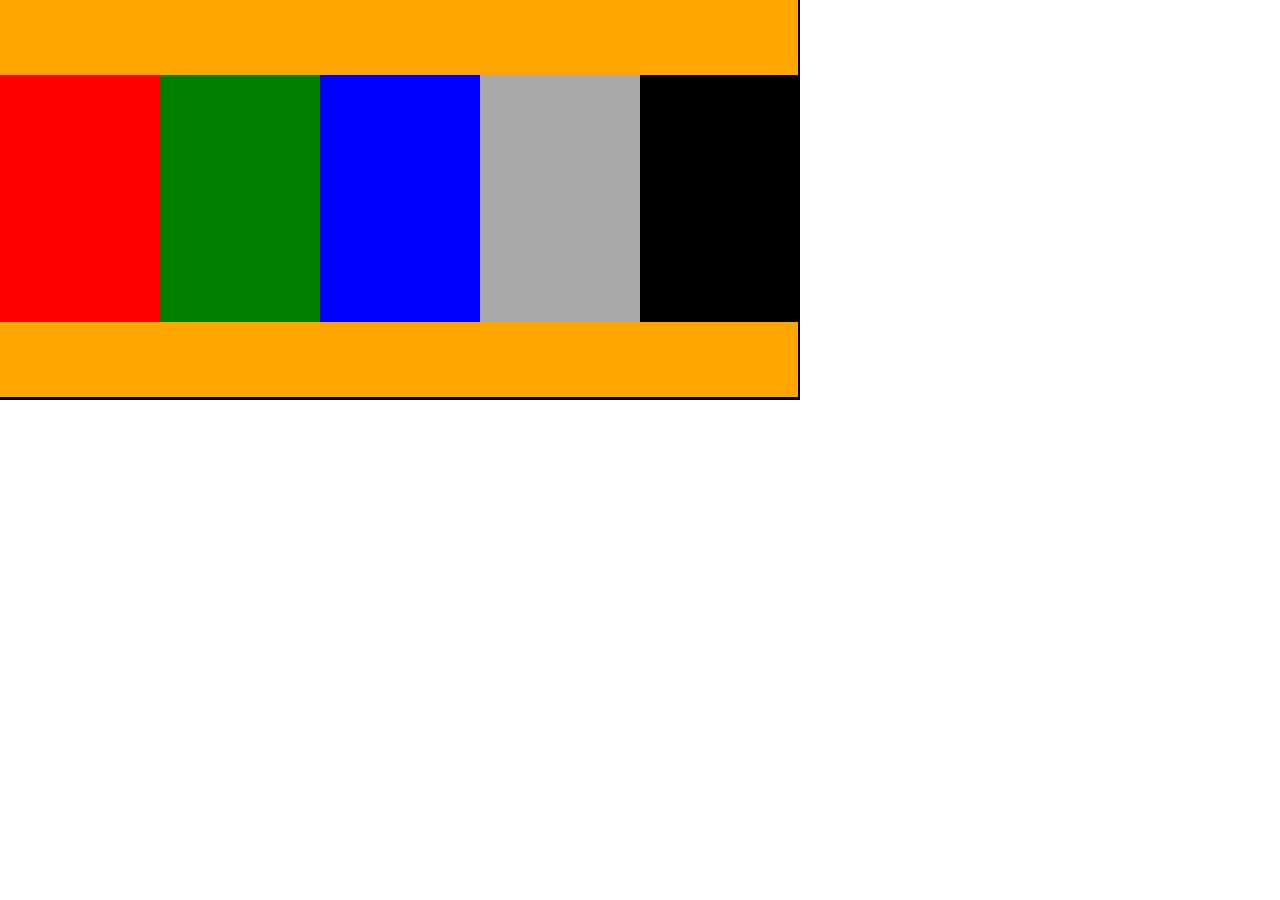
<file: homework 3/index.html>
<!doctype html>
<html lang="en">
<head>
    <meta charset="UTF-8">
    <meta name="viewport"
          content="width=device-width, user-scalable=no, initial-scale=1.0, maximum-scale=1.0, minimum-scale=1.0">
    <meta http-equiv="X-UA-Compatible" content="ie=edge">
    <title>homework 3</title>
    <link rel="stylesheet" href="style.css">

</head>
<body>
    <div class="black">
        <div class="orange_top"></div>
        <div class="red"></div>
        <div class="green"></div>
        <div class="blue"></div>
        <div class="black_2"></div>
        <div class="orange_bottom"></div>
    </div>
</body>
</html>
</file>
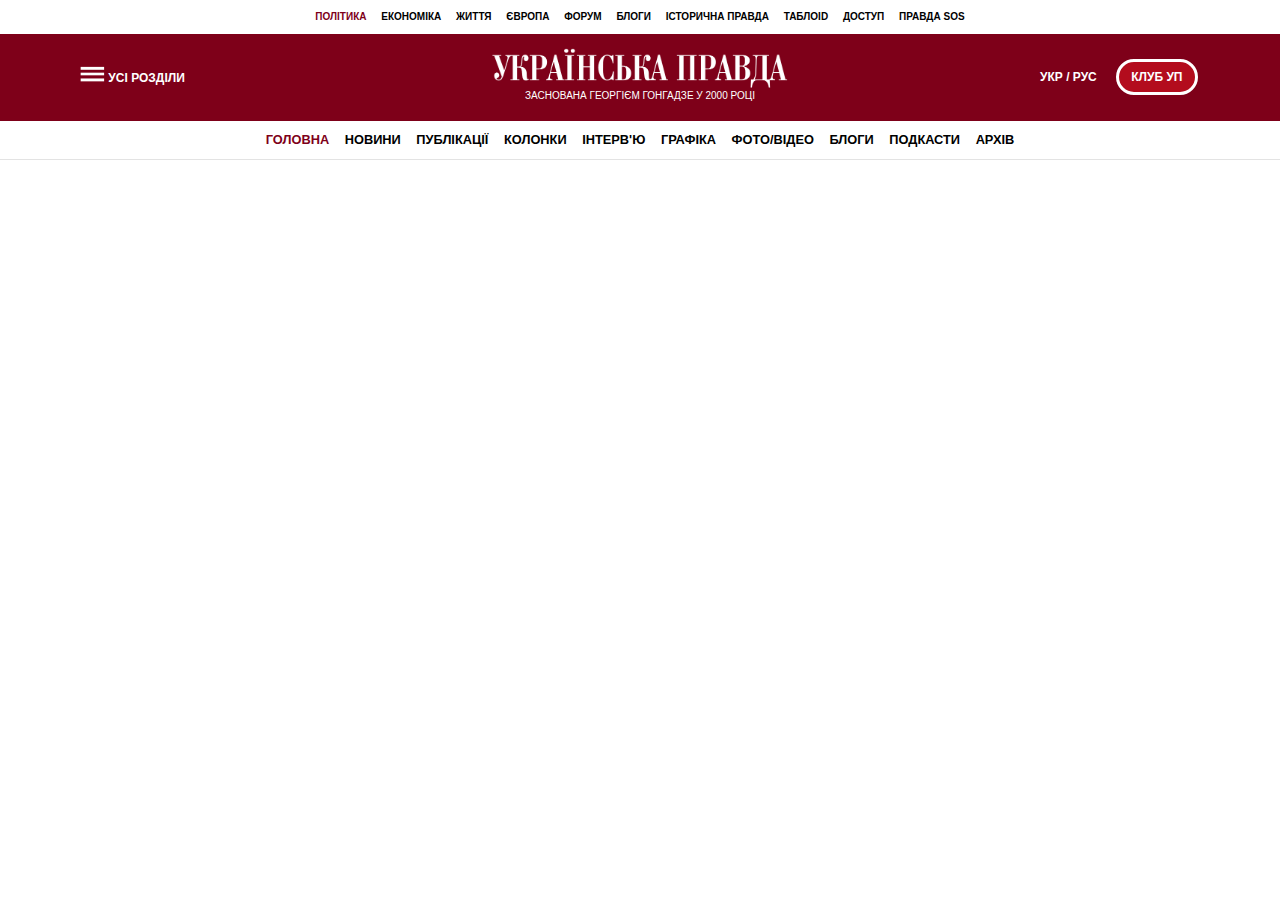
<file: homework 4 (3)/index.html>
<!doctype html>
<html lang="en">
<head>
    <meta charset="UTF-8">
    <meta name="viewport"
          content="width=device-width, user-scalable=no, initial-scale=1.0, maximum-scale=1.0, minimum-scale=1.0">
    <meta http-equiv="X-UA-Compatible" content="ie=edge">
    <title>homework 4 (3)</title>
    <link rel="stylesheet" href="style.css">
</head>
<body>

<div class="title_top upperText">
    <ul>
        <li class="red_title">Політика</li>
        <li>Економіка</li>
        <li>Життя</li>
        <li>Європа</li>
        <li>Форум</li>
        <li>Блоги</li>
        <li>Історична правда</li>
        <li>ТаблоID</li>
        <li>Доступ</li>
        <li>Правда SOS</li>
    </ul>
</div>


<header class="title upperText">
    <div class="title_content">
        <div class="title_left ">
            <div class="title_left_content link_r_title">
                <div class="menu_photo">
                    <img src="img/Screenshot%202020-10-23%20194946.png" alt="icon">
                </div>
                <div class="menu_photo">Усі розділи</div>
            </div>

        </div>

        <div class="title_header">
            <a href="#"><img src="img/logo.png" alt="logo"></a>
            <p class="title_header2 ">Заснована Георгієм Гонгадзе у 2000 році</p>
        </div>

        <div class="title_right">
            <div class="title_right_lunguages upperText link_r_title">Укр / Рус</div>
            <div class="club">клуб уп</div>
        </div>
    </div>
</header>

<div class="title_bottom upperText">
    <ul>
        <li class="red_title">Головнa</li>
        <li>Новини</li>
        <li>Публікації</li>
        <li>Колонки</li>
        <li>Інтерв'ю</li>
        <li>Графіка</li>
        <li>Фото/відео</li>
        <li>Блоги</li>
        <li>Подкасти</li>
        <li>Архів</li>
    </ul>
</div>
<hr>
<br>
<br>
<br>

</body>
</html>
</file>
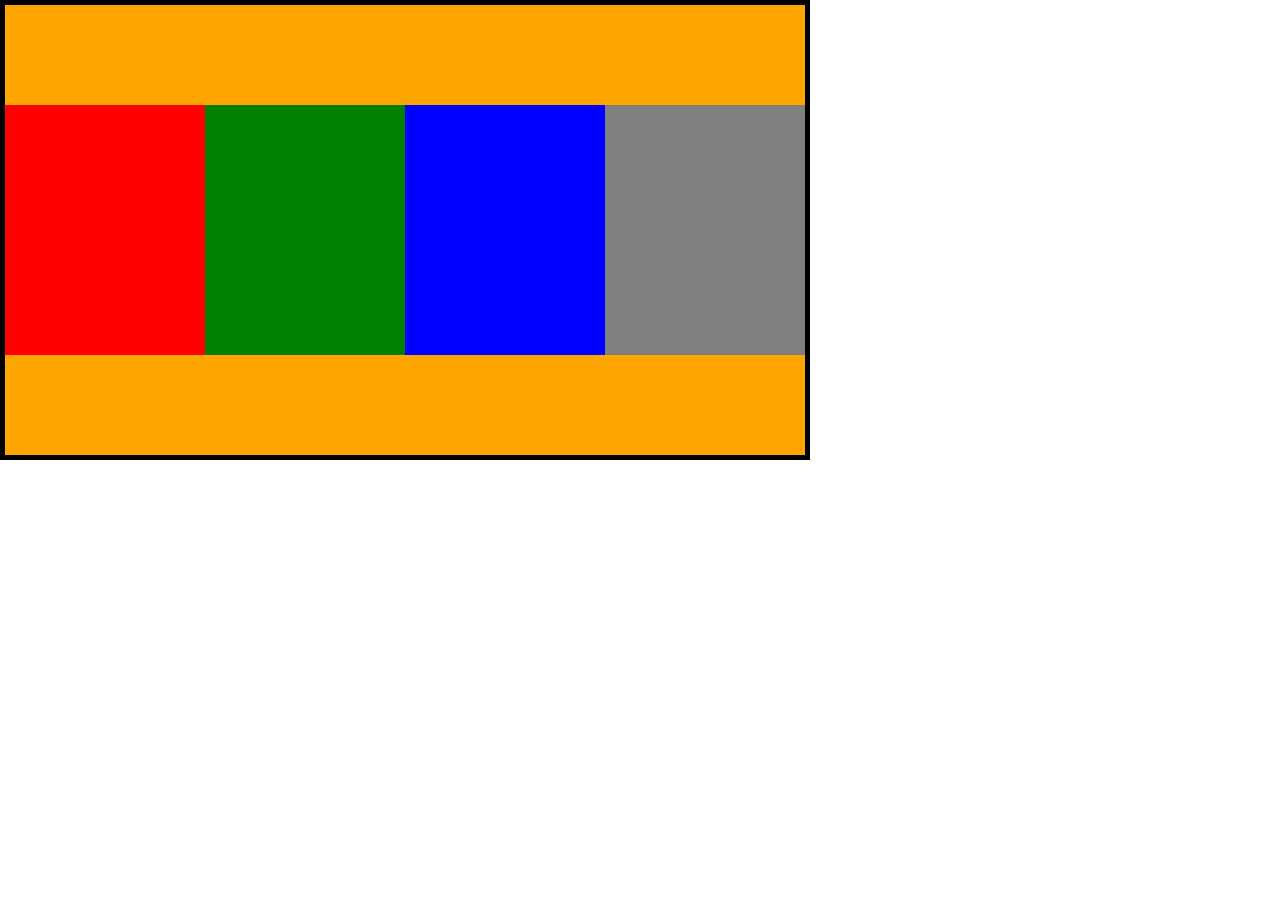
<file: homework_4 (2)/index.html>
<!DOCTYPE html>
<html lang="en">
<head>
    <meta charset="UTF-8">
    <title>homework 4(2)</title>
    <link rel="stylesheet" href="style.css">
</head>
<body>
    <div class="black">
        <div class="orange"></div>
        <div class="centr_colors">
            <div class="red"></div>
            <div class="green"></div>
            <div class="blue"></div>
            <div class="grey"></div>
        </div>
        <div class="orange"></div>
    </div>
</body>
</html>
</file>
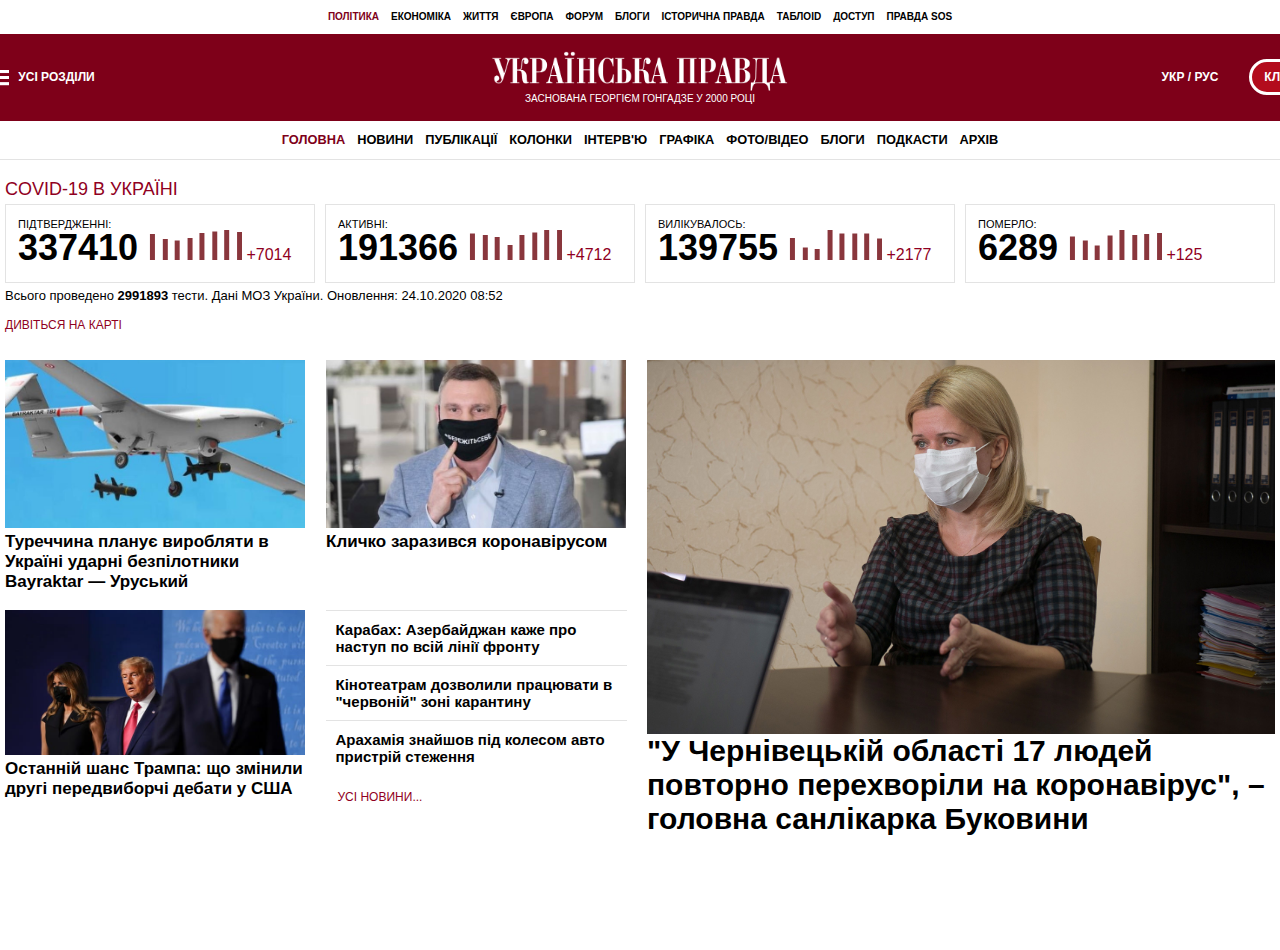
<file: homework_4/index.html>
<!doctype html>
<html lang="en">
<head>
    <meta charset="UTF-8">
    <meta name="viewport"
          content="width=device-width, user-scalable=no, initial-scale=1.0, maximum-scale=1.0, minimum-scale=1.0">
    <meta http-equiv="X-UA-Compatible" content="ie=edge">
    <title>homework 4</title>
    <link rel="stylesheet" href="style.css">
</head>
<body>
<div class="title_top upperText">
    <ul>
        <li class="red_title">Політика</li>
        <li>Економіка</li>
        <li>Життя</li>
        <li>Європа</li>
        <li>Форум</li>
        <li>Блоги</li>
        <li>Історична правда</li>
        <li>ТаблоID</li>
        <li> Доступ</li>
        <li>Правда SOS</li>
    </ul>
</div>


<header class="title upperText">
    <div class="main_t">
        <div class="main_t_left">
            <img src="img/Screenshot%202020-10-23%20194946.png" alt="d"/>
            <a class="link_r_title" href="">Усі розділи</a>
        </div>

        <div class="main_t_right">
            <div class="main_t_right_1">
                <span class="languages">укр / рус</span>
            </div>
            <div class="main_t_right_1">
                <div class="club">
                    клуб уп
                </div>
            </div>
        </div>


        <div class="main_t_center">
            <div class="title_header">
                <a href="#"><img src="img/logo.png" alt="logo"></a>
            </div>

            <div class="title_header2">
                Заснована Георгієм Гонгадзе у 2000 році
            </div>
        </div>

    </div>


</header>

<div class="title_bottom upperText">
    <ul>
        <li class="red_title">Головнa</li>
        <li>Новини</li>
        <li>Публікації</li>
        <li>Колонки</li>
        <li>Інтерв'ю</li>
        <li>Графіка</li>
        <li>Фото/відео</li>
        <li>Блоги</li>
        <li>Подкасти</li>
        <li>Архів</li>
    </ul>
</div>
<hr>

<div class="corona">
    <span class="corona-text-top upperText">Covid-19 в Україні</span>
    <div class="corona-main-block">
        <div class="corona-block">
            <div class="corona-block_inside">
                <div class="corona-block_text upperText"> Підтвердженні:</div>
                <div class="corona-block_number">
                    <span class="corona-number">337410</span>
                    <img src="img/corona1.png" style="max-width:35%; height:auto" alt="corona"/>
                    <span class="corona-number2">+7014</span>
                </div>
            </div>
        </div>

        <div class="corona-block">
            <div class="corona-block_inside">
                <div class="corona-block_text upperText"> Активні:</div>
                <div class="corona-block_number">
                    <span class="corona-number">191366</span>
                    <img src="img/corona2.png" style="max-width:35%; height:auto" alt="corona"/>
                    <span class="corona-number2">+4712</span>
                </div>
            </div>
        </div>

        <div class="corona-block">
            <div class="corona-block_inside">
                <div class="corona-block_text upperText"> Вилікувалось:</div>
                <div class="corona-block_number">
                    <span class="corona-number">139755</span>
                    <img src="img/corona3.png" style="max-width:35%; height:auto" alt="corona"/>
                    <span class="corona-number2">+2177</span>
                </div>
            </div>
        </div>

        <div class="corona-block">
            <div class="corona-block_inside">
                <div class="corona-block_text upperText"> Померло:</div>
                <div class="corona-block_number">
                    <span class="corona-number">6289</span>
                    <img src="img/corona4.png" style="max-width:35%; height:auto" alt="corona"/>
                    <span class="corona-number2">+125</span>
                </div>
            </div>
        </div>
    </div>
    <div class="corona-text-bottom">Всього проведено <b>2991893</b> тести. Дані МОЗ України. Оновлення: 24.10.2020 08:52</div>
    <div class="covid-map upperText">Дивіться на карті</div>
</div>

<div class="news_body">
    <div class="mini_news">
        <div class="mini_news_block">
            <div class="mini_news_block_last">
                <img src="img/plane.jpg" alt="plane">
                <div class="block_last_big_text">Туреччина планує виробляти в Україні ударні безпілотники Bayraktar — Уруський</div>
            </div>
            <div class="mini_news_block_last">
                <div><img src="img/klichko.jpg" alt="plane"></div>

                <div class="block_last_big_text margin_klichko">Кличко заразився коронавірусом</div>
            </div>
        </div>
        <div class="mini_news_block">
            <div class="mini_news_block_last">
                <img src="img/tramp.jpg" alt="tramp">
                <div class="block_last_big_text">Останній шанс Трампа: що змінили другі передвиборчі дебати у США</div>
            </div>
            <div class="mini_news_block_last margin_small_news">
                <div class="block_last_small_text">Карабах: Азербайджан каже про наступ по всій лінії фронту</div>
                <div class="block_last_small_text">Кінотеатрам дозволили працювати в "червоній" зоні карантину</div>
                <div class="block_last_small_text">Арахамія знайшов під колесом авто пристрій стеження</div>
                <div class="upperText small_all_news">Усі новини...</div>
            </div>
        </div>
    </div>
    <div class="big_news">
        <div>
            <img src="img/sanitarka.jpg" alt="medic">
        </div>
        <div class="big_news_text">
            "У Чернівецькій області 17 людей повторно перехворіли на коронавірус", – головна санлікарка Буковини
        </div>

    </div>


</div>
<br>
<br>
<br>
<br>
<br>
</body>
</html>
</file>
<file: homework 3/style.css>
body{
    margin: 0;
}

.black {
    background-color: black;
    width: 800px;
    height: 400px;
    /*float: left;*/
    /*clear: both;*/
}
.orange_top {
    background-color: orange;
    width: 798px;
    height: 75px;
}
.orange_bottom {
    background-color: orange;
    width: 798px;
    height: 75px;
    float: left;
}
.red{
    width: 160px;
    height: 247px;
    float: left;
    background-color: red;
}

.green {
    width: 160px;
    height: 247px;
    float: left;
    background-color: green;
}
.blue {
    width: 160px;
    height: 247px;
    float: left;
    background-color: blue;
}
.black_2 {
    width: 160px;
    height: 247px;
    float: left;
    background-color: darkgray;
}
</file>
<file: homework 4 (3)/style.css>
body {
    margin: 0;
    font-family: 'Fira Sans', sans-serif;
}

.upperText {
    text-transform: uppercase;
}

.title {
    background: #7e0019;
    width: auto;
    height: 87px;
    position: relative;

}

.title_header img {
    width: 300px;
}

.title_top {
    margin: 0;
}

.title_bottom {
    margin: 0;
}

.title_bottom > ul {
    font-size: 80%;
}

ul {
    list-style-type: none;
    margin: 0;
    padding: 0;
    font-weight: 800;
    font-size: 10px;
    line-height: 1.4em;
    text-align: center;

}

li {
    margin: 10px 6px 10px 6px;
    display: inline-block;
}

a {
    text-decoration: none;
    color: white;
    font-size: 150%;
}

.title_header2 {
    color: white;
    font-size: 10px;
    margin-top: -5px;
    /*text-align: center;*/
}

.red_title {
    color: #7e0019;
}

.title_content {
    width: 100%;
    position: absolute;
    top: 16%;

}

.title_left {
    width: 25%;
    height: 50px;
    display: inline-block;
    float: left;
}

.title_header {
    width: 50%;
    display: inline-block;
    float: left;
    text-align: center;
}

.title_right {
    width: 25%;
    height: 50px;
    display: inline-block;
    float: left;
}

.title_left img {
    width: 25px;
}


.title_left_content {
    margin-left: 80px;
    margin-top: 18px;
}

.title_right_lunguages {
    margin-left: 80px;
    margin-top: 22px;
    display: inline-block;
}

.club {
    font-weight: 800;
    font-size: 12px;
    color: white;
    border: 3px solid white;
    padding: 8px 12px;
    border-radius: 25px;
    background: #b30c1d;
    display: inline-block;
    margin-left: 15px;
}

.menu_photo {
    display: inline-block;

}


.link_r_title {
    font-weight: 800;
    font-size: 12px;
    color: white;
}

hr {
    margin-top: 0;
    border: none;
    background-color: #e3e3e3;
    height: 1px;

}
</file>
<file: homework_4 (2)/style.css>
body {
    margin: 0;
}

.black {
    width: 800px;
    background: #000;
    padding: 5px;
}

.orange {
    height: 100px;
    background: orange;
}

.centr_colors {
    display: flex;
    flex-direction: row;
}

.red {
    height: 250px;
    background: red;
    width: 25%;
}

.green {
    height: 250px;
    width: 25%;
    background: green;
}

.blue {
    height: 250px;
    width: 25%;
    background: blue;
}

.grey {
    height: 250px;
    width: 25%;
    background: grey;
}
</file>
<file: homework_4/style.css>
body {
    margin: 0;
    font-family: 'Fira Sans', sans-serif;
    /*font-variant-ligatures: none;*/
}

.upperText {
    text-transform: uppercase;
}

.title {
    background: #7e0019;
    width: auto;
    height: 87px;
    display: flex;
    justify-content: center;
    align-items: center;
    flex-direction: column;
}

.title_header > a {
    /*font-family: "Times New Roman", sans-serif;*/
    /*font-size: 200%;*/
}
.title_header img {
    width: 300px;
}

.title_top {
    margin: 0;
    display: flex;
    justify-content: center;
}

.title_bottom {
    margin: 0;
    display: flex;
    justify-content: center;
}

.title_bottom > ul {
    font-size: 80%;
}

ul {
    display: flex;
    list-style-type: none;
    margin: 0;
    padding: 0;
    font-weight: 800;
    font-size: 10px;
    line-height: 1.4em;

}

li {
    margin: 10px 6px 10px 6px;

}

a {
    text-decoration: none;
    color: white;
    font-size: 150%;
}

.title_header2 {
    color: white;
    font-size: 10px;
    margin-top: -5px;
}

.red_title {
    color: #7e0019;
}

.main_t {
    /*background: green;*/
    width: 1400px;
    display: flex;
    flex-direction: row;
    align-items: center;
    justify-content: space-between;

}

.main_t_left {
    /*background: grey;*/
    width: 200px;
    height: 52px;
    display: flex;
    justify-content: center;
    align-items: center;

}

.main_t_right {
    /*background: grey;*/
    width: 200px;
    height: 52px;
    order: 1;
    display: flex;
    flex-direction: row;


}

.main_t_right_1 {
    height: 52px;
    width: 75px;
    /*background: black;*/
    flex-grow: 1;
    display: flex;
    justify-content: center;
    align-items: center;

}

.main_t_center {
    display: flex;
    flex-direction: column;
    justify-content: center;
    align-items: center;
}

.link_r_title {
    font-weight: 800;
    font-size: 12px;
}

hr {
    margin-top: 0;
    border: none;
    background-color: #e3e3e3;
    height: 1px;

}

.languages {
    font-weight: 800;
    font-size: 12px;
    color: white;
}

.club {
    font-weight: 800;
    font-size: 12px;
    color: white;
    border: 3px solid white;
    padding: 8px 12px;
    border-radius: 25px;
    background: #b30c1d;
}

.club:hover {
    background-color: #9d0a1b;
    color: #ffcfd0;
    border-color: #ffcfd0;
    cursor: pointer;
}

.main_t_left > img {
    width: 25px;
    margin-right: 8px;
}

.corona {
    /*background-color: #8d8c8c;*/
    width: 1270px;
    height: 160px;
    margin-right: auto;
    margin-left: auto;
    margin-top: 20px;
}

.corona-block {
    /*background: black;*/
    width: 310px;
    height: 79px;
    box-sizing: border-box;
    border: 1px solid #e3e3e3;


}

.corona-main-block {
    display: flex;
    flex-direction: row;
    justify-content: space-between;
    margin-top: 4px;
}

.corona-text-top {
    font-size: 18px;
    line-height: 1.1em;
    color: #900022;
    font-weight: normal;

}

.corona-text-bottom {
    font-size: 13px;
    padding-top: 5px;

}

.covid-map {
    font-size: 12px;
    color: #900022;
    margin-top: 15px;
}

.corona-block_text {
    font-size: 11px;

}

.corona-block_inside {
    padding: 13px 12px;
}

.corona-number {
    font-weight: bold;
    font-size: 36px;
    line-height: 0.9em;
}

.corona-number2 {
    color: #900022
}

.news_body {
    width: 1270px;
    height: 500px;
    margin-right: auto;
    margin-left: auto;
    margin-top: 20px;
    /*background: grey;*/
    display: flex;
    flex-direction: row;
}

.mini_news {
    height: 500px;
    width: 635px;
    /*background: yellow;*/
}

.mini_news_block {
    height: 250px;
    width: 635px;
    /*background: green;*/
    /*border: 1px solid black;*/
    display: flex;
    flex-direction: row;
}

.mini_news_block_last {
    height: 250px;
    width: 317px;
    /*background: palevioletred;*/
    /*border: 1px solid black;*/
}

.mini_news_block_last img {
    width: 300px;
}

.big_news {
    width: 635px;
    height: 500px;
    /*background: #a07979;*/
    /*display: flex;*/
    /*justify-content: flex-end;*/
}

.big_news > div > img {
    width: 628px;
    float: right;
}

.mini_news_block_last > div > img {
    margin-left: 4px;
}

.big_news_text {

    font-size: 30px;
    font-weight: bold;
    width: 628px;
    float: right;
}

.block_last_big_text {
    font-size: 17px;
    font-weight: bold;
}

.margin_klichko {
    margin-left: 4px;
}

.block_last_small_text {
    border-top: 1px solid #e3e3e3;
    padding: 10px;
    font-weight: bold;
    font-size: 15px;
}

.margin_small_news {
    margin-left: 19px;
    margin-right: 13px;
}

.small_all_news {
    font-size: 12px;
    color: #900022;
    margin-top: 15px;
    margin-left: 12px;
}
</file>
